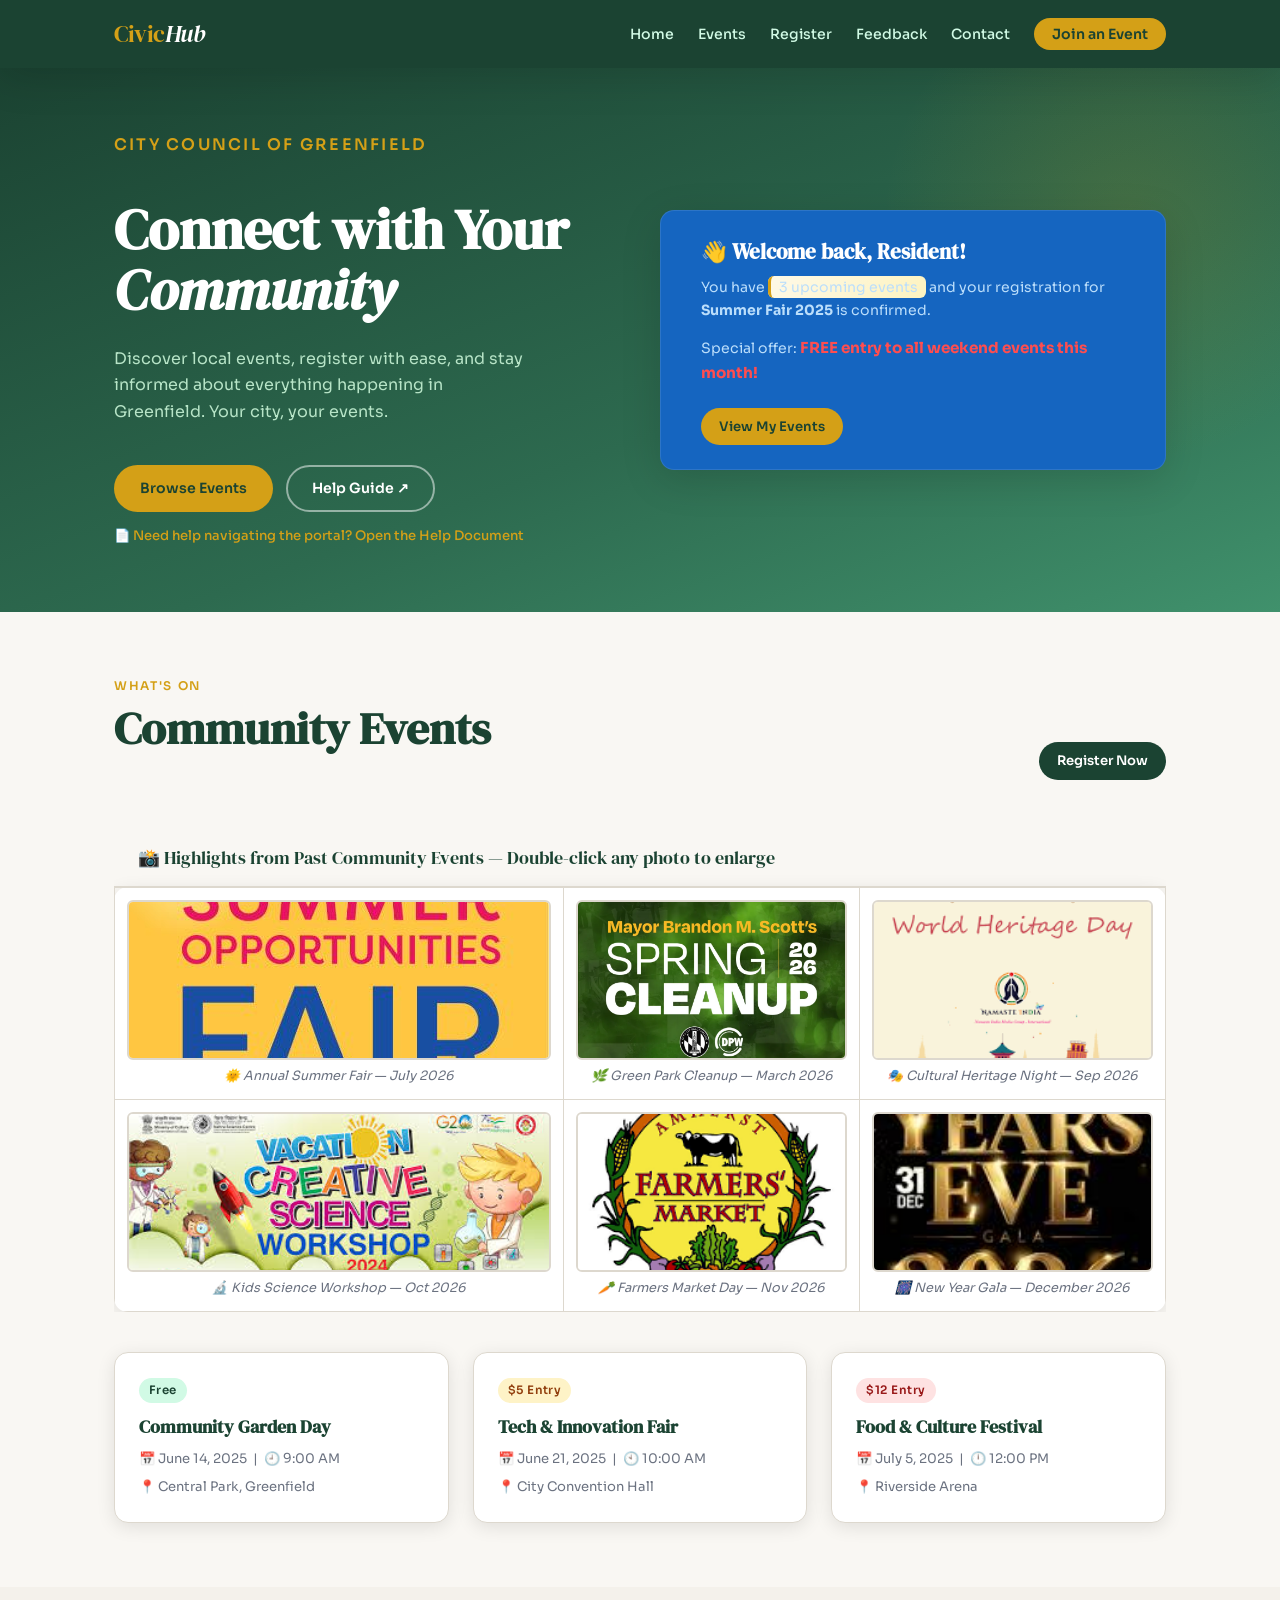
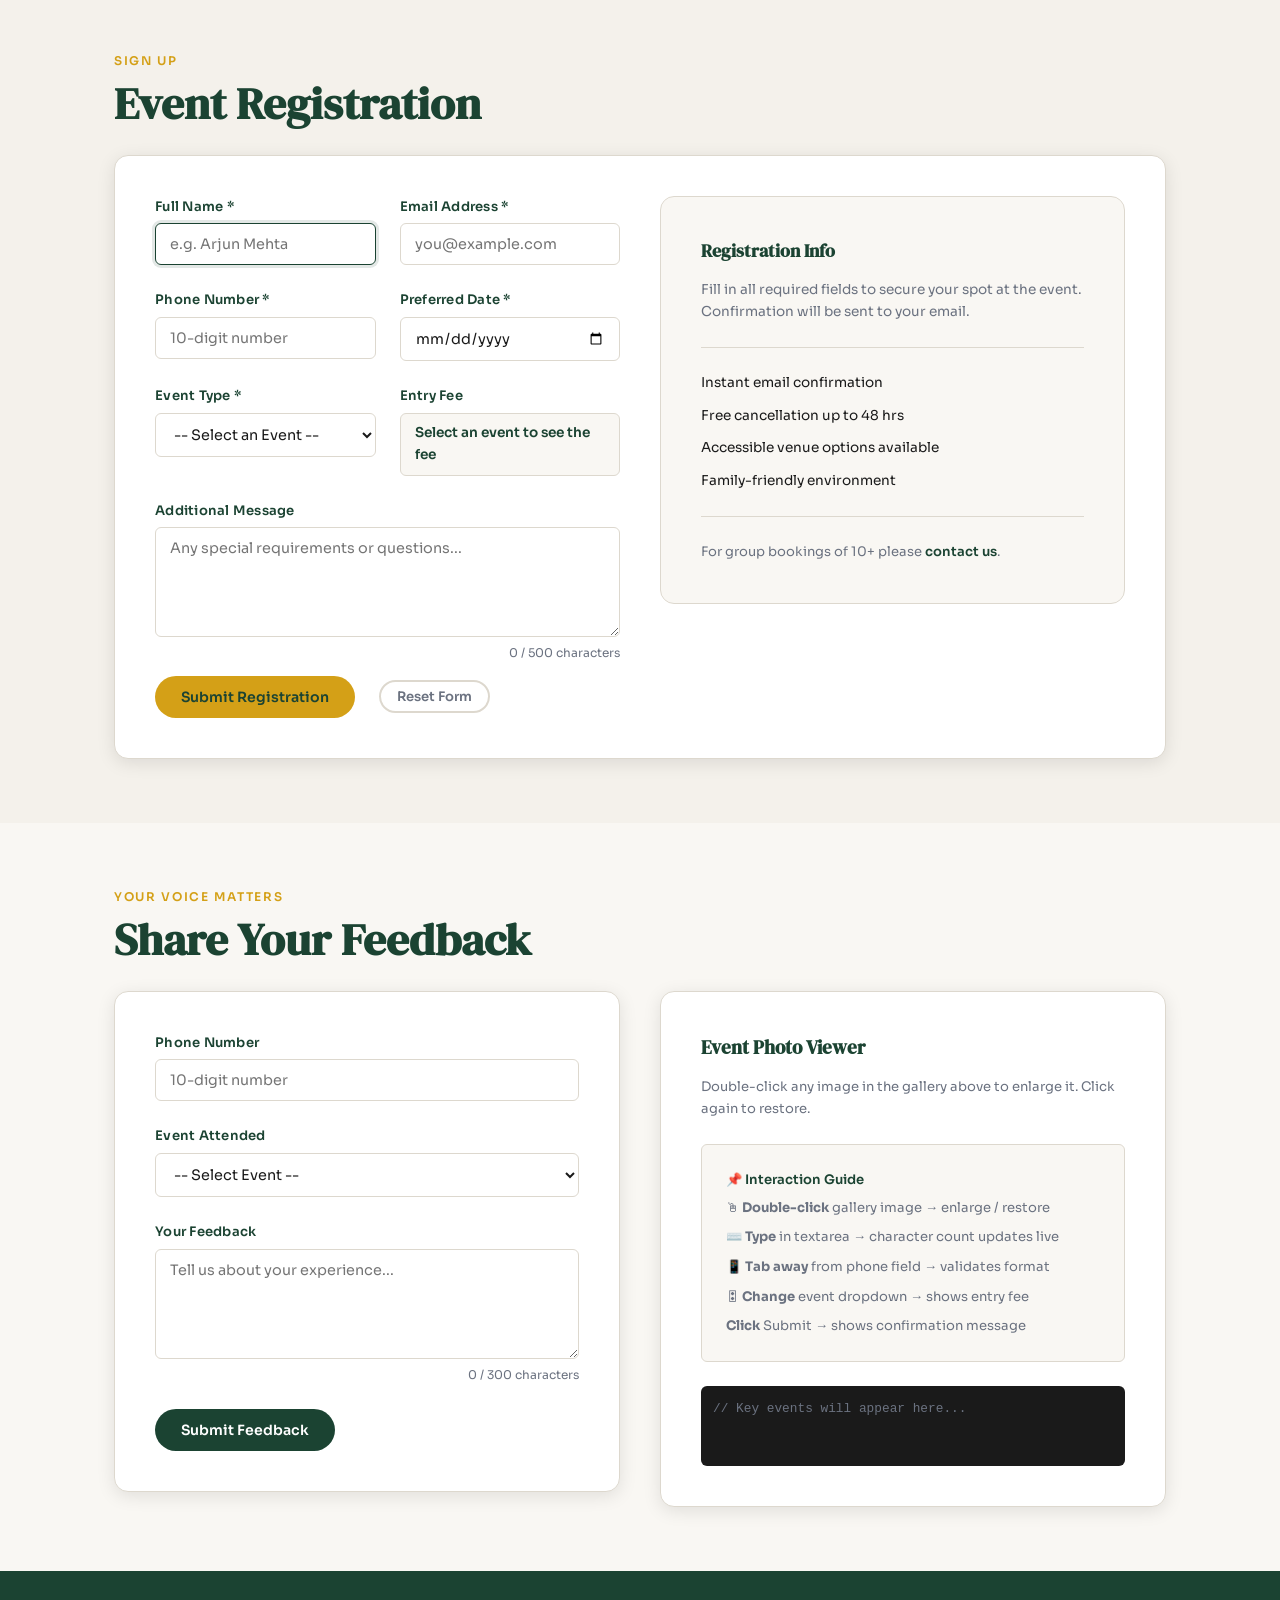
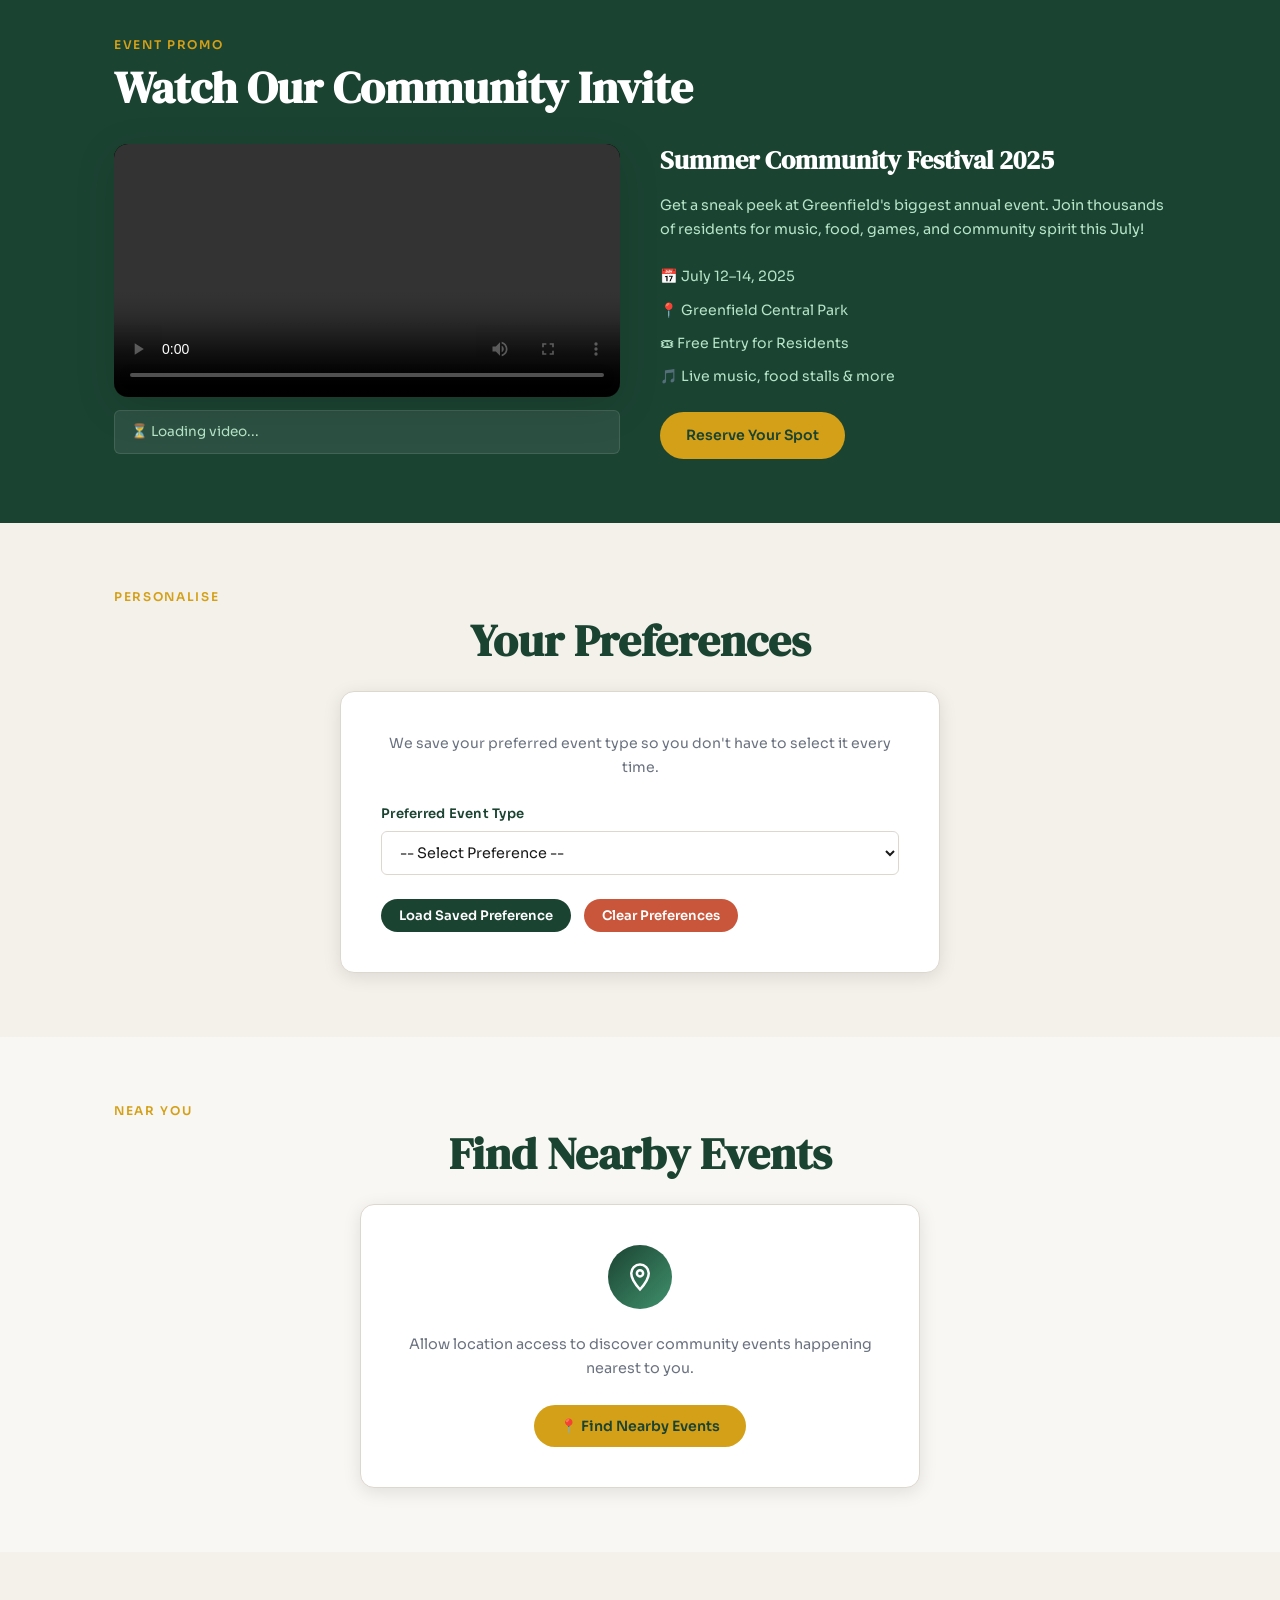
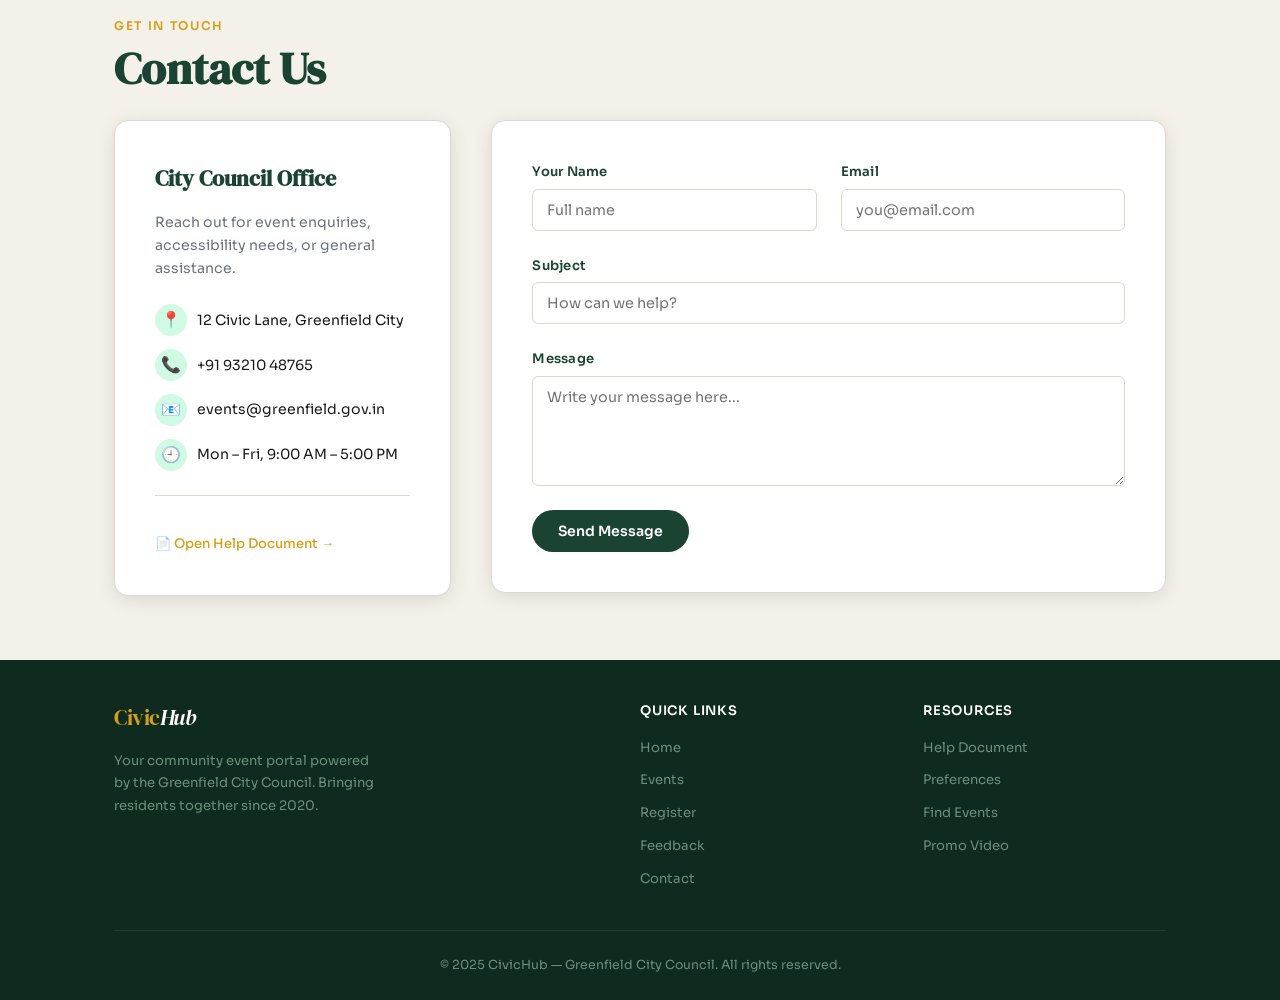
<file: HTML/index.html>
<!DOCTYPE html>
<html lang="en">
<head>
  <meta charset="UTF-8">
  <meta name="viewport" content="width=device-width, initial-scale=1.0">
  <title>CivicHub — Community Event Portal</title>
  <link href="https://fonts.googleapis.com/css2?family=Sora:wght@300;400;500;600;700&family=DM+Serif+Display:ital@0;1&display=swap" rel="stylesheet">
  <style>
    
    *, *::before, *::after {
      box-sizing: border-box;
      margin: 0;
      padding: 0;
    }

    :root {
      --clr-bg:        #f4f1eb;
      --clr-surface:   #ffffff;
      --clr-primary:   #1b4332;
      --clr-accent:    #d4a017;
      --clr-coral:     #c9553a;
      --clr-muted:     #6b7280;
      --clr-border:    #ddd8ce;
      --clr-text:      #1a1a1a;
      --clr-light:     #f9f7f3;

      --radius-sm:  6px;
      --radius-md: 14px;
      --radius-lg: 22px;

      --shadow-sm: 0 1px 4px rgba(0,0,0,.07);
      --shadow-md: 0 4px 18px rgba(0,0,0,.10);
      --shadow-lg: 0 10px 40px rgba(0,0,0,.13);

      --font-body:    'Sora', sans-serif;
      --font-display: 'DM Serif Display', serif;

      --space-xs:  .4rem;
      --space-sm:  .8rem;
      --space-md:  1.5rem;
      --space-lg:  2.5rem;
      --space-xl:  4rem;
    }

    html { scroll-behavior: smooth; }

    body {
      font-family: var(--font-body);
      background: var(--clr-bg);
      color: var(--clr-text);
      line-height: 1.65;
      font-size: 15px;
    }

    img { display: block; max-width: 100%; }
    a   { color: inherit; text-decoration: none; }

    .section-label {
      font-size: .75rem;
      font-weight: 600;
      letter-spacing: .14em;
      text-transform: uppercase;
      color: var(--clr-accent);
      margin-bottom: var(--space-xs);
    }

    .section-title {
      font-family: var(--font-display);
      font-size: clamp(1.8rem, 4vw, 2.8rem);
      color: var(--clr-primary);
      line-height: 1.2;
      margin-bottom: var(--space-md);
    }

    .container {
      max-width: 1100px;
      margin: 0 auto;
      padding: 0 var(--space-md);
    }

    section {
      padding: var(--space-xl) 0;
    }

    .card {
      background: var(--clr-surface);
      border-radius: var(--radius-md);
      box-shadow: var(--shadow-md);
      border: 1px solid var(--clr-border);
    }

    .highlight {
      background: linear-gradient(120deg, #fef9e7 0%, #fdf3c0 100%);
      border-left: 3px solid var(--clr-accent);
      border-radius: var(--radius-sm);
      padding: 2px 8px;
    }

    header {
      position: sticky;
      top: 0;
      z-index: 100;
      background: var(--clr-primary);
      box-shadow: var(--shadow-lg);
    }

    header .container {
      display: flex;
      align-items: center;
      justify-content: space-between;
      padding-top: .9rem;
      padding-bottom: .9rem;
    }

    .logo {
      font-family: var(--font-display);
      font-size: 1.5rem;
      color: var(--clr-accent);
      letter-spacing: -.02em;
    }

    .logo span {
      color: #fff;
      font-style: italic;
    }

    nav ul {
      list-style: none;
      display: flex;
      gap: var(--space-md);
      align-items: center;
    }

    nav ul li a {
      color: #d1fae5;
      font-size: .88rem;
      font-weight: 500;
      transition: color .2s;
      padding: 4px 0;
    }

    nav ul li a:hover {
      color: var(--clr-accent);
    }

    nav ul li a.nav-cta {
      background: var(--clr-accent);
      color: var(--clr-primary);
      padding: 7px 18px;
      border-radius: 50px;
      font-weight: 600;
    }

    nav ul li a.nav-cta:hover {
      background: #e6b820;
      color: var(--clr-primary);
    }

    #home {
      background: linear-gradient(160deg, var(--clr-primary) 0%, #2d6a4f 60%, #40916c 100%);
      color: #fff;
      padding: var(--space-xl) 0;
      overflow: hidden;
      position: relative;
    }

    #home::before {
      content: '';
      position: absolute;
      width: 500px;
      height: 500px;
      background: radial-gradient(circle, rgba(212,160,23,.15) 0%, transparent 70%);
      top: -100px;
      right: -100px;
      border-radius: 50%;
    }

    #home .container {
      display: grid;
      grid-template-columns: 1fr 1fr;
      gap: var(--space-lg);
      align-items: center;
    }

    .hero-text .section-label { color: var(--clr-accent); }

    .hero-text h1 {
      font-family: var(--font-display);
      font-size: clamp(2.2rem, 5vw, 3.5rem);
      line-height: 1.1;
      margin-bottom: var(--space-md);
    }

    .hero-text p {
      color: #b7e4c7;
      font-size: 1rem;
      max-width: 420px;
      margin-bottom: var(--space-lg);
    }

    .hero-actions {
      display: flex;
      gap: var(--space-sm);
      flex-wrap: wrap;
    }

    #welcomeBanner {
      background: #1565c0;
      border-radius: var(--radius-md);
      padding: var(--space-md) var(--space-lg);
      color: #fff;
      box-shadow: var(--shadow-lg);
      border: 1px solid rgba(255,255,255,.1);
    }

    #welcomeBanner h3 {
      font-family: var(--font-display);
      font-size: 1.3rem;
      margin-bottom: var(--space-xs);
    }

    #welcomeBanner p {
      font-size: .88rem;
      color: #bbdefb;
      margin-bottom: var(--space-sm);
    }

    .btn {
      display: inline-block;
      padding: 10px 24px;
      border-radius: 50px;
      font-family: var(--font-body);
      font-weight: 600;
      font-size: .88rem;
      cursor: pointer;
      border: 2px solid transparent;
      transition: all .2s;
      text-align: center;
    }

    .btn-primary {
      background: var(--clr-accent);
      color: var(--clr-primary);
    }
    .btn-primary:hover { background: #e6b820; transform: translateY(-1px); }

    .btn-outline {
      background: transparent;
      border-color: rgba(255,255,255,.5);
      color: #fff;
    }
    .btn-outline:hover { background: rgba(255,255,255,.1); }

    .btn-green {
      background: var(--clr-primary);
      color: #fff;
    }
    .btn-green:hover { background: #2d6a4f; }

    .btn-coral {
      background: var(--clr-coral);
      color: #fff;
    }
    .btn-coral:hover { background: #b84430; }

    .btn-sm {
      padding: 6px 16px;
      font-size: .82rem;
    }

    #events { background: var(--clr-light); }

    #events .section-header {
      display: flex;
      align-items: flex-end;
      justify-content: space-between;
      margin-bottom: var(--space-lg);
      flex-wrap: wrap;
      gap: var(--space-sm);
    }

    .gallery-wrapper {
      overflow-x: auto;
      margin-bottom: var(--space-lg);
    }

    table.gallery-table {
      width: 100%;
      border-collapse: collapse;
      background: var(--clr-surface);
      border-radius: var(--radius-md);
      overflow: hidden;
      box-shadow: var(--shadow-md);
    }

    table.gallery-table caption {
      font-family: var(--font-display);
      font-size: 1.1rem;
      color: var(--clr-primary);
      padding: var(--space-md) var(--space-md) var(--space-sm);
      text-align: left;
      border-bottom: 1px solid var(--clr-border);
    }

    table.gallery-table td {
      padding: 12px;
      border: 1px solid var(--clr-border);
      vertical-align: top;
      text-align: center;
    }

    table.gallery-table .event-caption {
      font-size: .8rem;
      color: var(--clr-muted);
      margin-top: 6px;
      font-style: italic;
    }

    img.gallery-img {
      width: 100%;
      height: 160px;
      object-fit: cover;
      border-radius: var(--radius-sm);
      border: 2px solid var(--clr-border);
      cursor: pointer;
      transition: transform .25s, box-shadow .25s;
    }

    img.gallery-img:hover {
      transform: scale(1.03);
      box-shadow: var(--shadow-lg);
    }

    img.gallery-img.enlarged {
      transform: scale(1.6);
      box-shadow: 0 20px 60px rgba(0,0,0,.3);
      position: relative;
      z-index: 10;
    }

    #register { background: var(--clr-bg); }

    .form-grid {
      display: grid;
      grid-template-columns: 1fr 1fr;
      gap: var(--space-md);
    }

    .form-group {
      display: flex;
      flex-direction: column;
      gap: 6px;
    }

    .form-group.full-width {
      grid-column: 1 / -1;
    }

    .form-group label {
      font-size: .82rem;
      font-weight: 600;
      color: var(--clr-primary);
      letter-spacing: .02em;
    }

    .form-group input,
    .form-group select,
    .form-group textarea {
      padding: 11px 14px;
      border: 1.5px solid var(--clr-border);
      border-radius: var(--radius-sm);
      font-family: var(--font-body);
      font-size: .9rem;
      color: var(--clr-text);
      background: var(--clr-surface);
      transition: border-color .2s, box-shadow .2s;
      width: 100%;
    }

    .form-group input:focus,
    .form-group select:focus,
    .form-group textarea:focus {
      outline: none;
      border-color: var(--clr-primary);
      box-shadow: 0 0 0 3px rgba(27,67,50,.12);
    }

    .form-group textarea {
      resize: vertical;
      min-height: 110px;
    }

    .char-counter {
      font-size: .75rem;
      color: var(--clr-muted);
      text-align: right;
    }

    .form-row-actions {
      display: flex;
      align-items: center;
      gap: var(--space-md);
      flex-wrap: wrap;
      margin-top: var(--space-sm);
    }

    output#confirmOutput {
      display: block;
      background: #d1fae5;
      border: 1.5px solid #6ee7b7;
      border-radius: var(--radius-sm);
      padding: 10px 16px;
      font-size: .88rem;
      color: var(--clr-primary);
      font-weight: 500;
      margin-top: var(--space-md);
      display: none;
    }

    .phone-error {
      font-size: .78rem;
      color: var(--clr-coral);
      display: none;
      margin-top: 3px;
    }

    .event-fee-display {
      background: var(--clr-light);
      border: 1px solid var(--clr-border);
      border-radius: var(--radius-sm);
      padding: 8px 14px;
      font-size: .85rem;
      color: var(--clr-primary);
      font-weight: 600;
      min-height: 38px;
      display: flex;
      align-items: center;
    }

    #feedback { background: var(--clr-light); }

    .feedback-grid {
      display: grid;
      grid-template-columns: 1fr 1fr;
      gap: var(--space-lg);
      align-items: start;
    }

    .feedback-card {
      padding: var(--space-lg);
    }

    #video-section { background: var(--clr-primary); color: #fff; }
    #video-section .section-label { color: var(--clr-accent); }
    #video-section .section-title { color: #fff; }

    .video-wrapper {
      display: grid;
      grid-template-columns: 1fr 1fr;
      gap: var(--space-lg);
      align-items: center;
    }

    .video-box {
      border-radius: var(--radius-md);
      overflow: hidden;
      box-shadow: var(--shadow-lg);
      background: #000;
      position: relative;
    }

    video {
      width: 100%;
      display: block;
      border-radius: var(--radius-md);
    }

    #videoStatus {
      margin-top: var(--space-sm);
      padding: 10px 16px;
      background: rgba(255,255,255,.08);
      border-radius: var(--radius-sm);
      font-size: .85rem;
      color: #b7e4c7;
      border: 1px solid rgba(255,255,255,.1);
      min-height: 42px;
    }

    .video-info {
      color: #b7e4c7;
    }

    .video-info h3 {
      font-family: var(--font-display);
      font-size: 1.6rem;
      color: #fff;
      margin-bottom: var(--space-sm);
    }

    #preferences { background: var(--clr-bg); }

    .prefs-card {
      padding: var(--space-lg);
      max-width: 600px;
      margin: 0 auto;
    }

    .prefs-card .form-group {
      margin-bottom: var(--space-md);
    }

    #prefStatus {
      font-size: .85rem;
      color: var(--clr-primary);
      background: #d1fae5;
      border: 1px solid #6ee7b7;
      border-radius: var(--radius-sm);
      padding: 8px 14px;
      display: none;
      margin-top: var(--space-sm);
    }

    #location { background: var(--clr-light); }

    .geo-card {
      padding: var(--space-lg);
      text-align: center;
      max-width: 560px;
      margin: 0 auto;
    }

    .geo-icon {
      width: 64px;
      height: 64px;
      background: linear-gradient(135deg, var(--clr-primary), #40916c);
      border-radius: 50%;
      display: flex;
      align-items: center;
      justify-content: center;
      margin: 0 auto var(--space-md);
    }

    .geo-icon svg {
      width: 30px;
      height: 30px;
      fill: none;
      stroke: #fff;
      stroke-width: 2;
      stroke-linecap: round;
    }

    #geoResult {
      margin-top: var(--space-md);
      padding: var(--space-md);
      border-radius: var(--radius-sm);
      font-size: .9rem;
      font-weight: 500;
      display: none;
    }

    #geoResult.success {
      background: #d1fae5;
      border: 1px solid #6ee7b7;
      color: var(--clr-primary);
    }

    #geoResult.error {
      background: #fee2e2;
      border: 1px solid #fca5a5;
      color: #991b1b;
    }

    #contact { background: var(--clr-bg); }

    .contact-grid {
      display: grid;
      grid-template-columns: 1fr 2fr;
      gap: var(--space-lg);
      align-items: start;
    }

    .contact-info {
      padding: var(--space-lg);
    }

    .contact-info h3 {
      font-family: var(--font-display);
      font-size: 1.4rem;
      color: var(--clr-primary);
      margin-bottom: var(--space-sm);
    }

    .contact-info p {
      color: var(--clr-muted);
      font-size: .88rem;
      margin-bottom: var(--space-md);
    }

    .contact-detail {
      display: flex;
      align-items: center;
      gap: 10px;
      font-size: .88rem;
      margin-bottom: var(--space-sm);
      color: var(--clr-text);
    }

    .contact-detail .icon {
      width: 32px;
      height: 32px;
      background: #d1fae5;
      border-radius: 50%;
      display: flex;
      align-items: center;
      justify-content: center;
      flex-shrink: 0;
      font-size: 1rem;
    }

    .contact-form-card { padding: var(--space-lg); }

    footer {
      background: #0f2b1f;
      color: #6b8f7b;
      padding: var(--space-lg) 0 var(--space-md);
    }

    .footer-grid {
      display: grid;
      grid-template-columns: 2fr 1fr 1fr;
      gap: var(--space-lg);
      margin-bottom: var(--space-lg);
    }

    .footer-brand .logo {
      font-size: 1.4rem;
      margin-bottom: var(--space-sm);
    }

    .footer-brand p {
      font-size: .82rem;
      line-height: 1.7;
      max-width: 260px;
    }

    .footer-col h4 {
      color: #fff;
      font-size: .82rem;
      font-weight: 600;
      letter-spacing: .06em;
      text-transform: uppercase;
      margin-bottom: var(--space-sm);
    }

    .footer-col ul {
      list-style: none;
      display: flex;
      flex-direction: column;
      gap: 8px;
    }

    .footer-col ul li a {
      font-size: .82rem;
      transition: color .2s;
    }
    .footer-col ul li a:hover { color: var(--clr-accent); }

    .footer-bottom {
      border-top: 1px solid #1b3d2a;
      padding-top: var(--space-md);
      display: flex;
      justify-content: center;
      align-items: center;
      font-size: .78rem;
      flex-wrap: wrap;
      gap: var(--space-sm);
    }

    .help-link {
      display: inline-flex;
      align-items: center;
      gap: 6px;
      font-size: .82rem;
      color: var(--clr-accent);
      font-weight: 500;
      margin-top: var(--space-sm);
      transition: color .2s;
    }
    .help-link:hover { color: #e6b820; }

    @media (max-width: 768px) {
      #home .container,
      .feedback-grid,
      .video-wrapper,
      .contact-grid,
      .footer-grid { grid-template-columns: 1fr; }

      .form-grid { grid-template-columns: 1fr; }
      .form-group.full-width { grid-column: 1; }

      nav ul {
        gap: var(--space-sm);
      }

      nav ul li a.nav-cta { display: none; }

      .hero-text h1 { font-size: 2rem; }
    }

    @keyframes fadeUp {
      from { opacity: 0; transform: translateY(24px); }
      to   { opacity: 1; transform: translateY(0); }
    }

    .animate-up { animation: fadeUp .6s ease forwards; }
    .delay-1    { animation-delay: .1s; opacity: 0; }
    .delay-2    { animation-delay: .22s; opacity: 0; }
    .delay-3    { animation-delay: .34s; opacity: 0; }

    .divider {
      height: 1px;
      background: var(--clr-border);
      margin: var(--space-md) 0;
    }

    .tag {
      display: inline-block;
      padding: 3px 10px;
      border-radius: 50px;
      font-size: .73rem;
      font-weight: 600;
      letter-spacing: .04em;
    }

    .tag-green { background: #d1fae5; color: var(--clr-primary); }
    .tag-gold  { background: #fef3c7; color: #92400e; }
    .tag-coral { background: #fee2e2; color: #991b1b; }

    .spinner {
      display: inline-block;
      width: 18px;
      height: 18px;
      border: 2px solid var(--clr-border);
      border-top-color: var(--clr-primary);
      border-radius: 50%;
      animation: spin .7s linear infinite;
      vertical-align: middle;
      margin-right: 8px;
    }

    @keyframes spin { to { transform: rotate(360deg); } }
  </style>
</head>
<body>

  <header>
    <div class="container">
      <div class="logo">Civic<span>Hub</span></div>
      <nav>
        <ul>
          <li><a href="#home">Home</a></li>
          <li><a href="#events">Events</a></li>
          <li><a href="#register">Register</a></li>
          <li><a href="#feedback">Feedback</a></li>
          <li><a href="#contact">Contact</a></li>
          <li><a href="#register" class="nav-cta">Join an Event</a></li>
        </ul>
      </nav>
    </div>
  </header>

  <main>

    <section id="home">
      <div class="container">
        
        <div class="hero-text animate-up">
          <p class="section-label">City Council of Greenfield</p>
          <h1>Connect with Your <em>Community</em></h1>
          <p>
            Discover local events, register with ease, and stay informed
            about everything happening in Greenfield. Your city, your events.
          </p>
          <div class="hero-actions">
            <a href="#events" class="btn btn-primary">Browse Events</a>
            <a href="help.html" target="_blank" class="btn btn-outline">Help Guide ↗</a>
          </div>
          
          <a href="help.html" target="_blank" class="help-link">
            📄 Need help navigating the portal? Open the Help Document
          </a>
        </div>

        <div id="welcomeBanner" class="animate-up delay-2">
          <h3>👋 Welcome back, Resident!</h3>
          <p>
            You have <span class="highlight">3 upcoming events</span> and your registration for
            <strong>Summer Fair 2025</strong> is confirmed.
          </p>
          
          <p>
            Special offer:
            <span style="color: #ff4d4f; font-weight: 700; font-size: .95rem;">
              FREE entry to all weekend events this month!
            </span>
          </p>
          <a href="#events" class="btn btn-primary btn-sm" style="margin-top: .6rem;">
            View My Events
          </a>
        </div>
      </div>
    </section>

    <section id="events">
      <div class="container">
        <div class="section-header">
          <div>
            <p class="section-label">What's On</p>
            <h2 class="section-title">Community Events</h2>
          </div>
          <a href="#register" class="btn btn-green btn-sm">Register Now</a>
        </div>

        <div class="gallery-wrapper">
          <table class="gallery-table">
            <caption>📸 Highlights from Past Community Events — Double-click any photo to enlarge</caption>
            <tbody>
              
              <tr>
                <td>
                  <img
                    src="images/event1.jpg"
                    alt="Annual Summer Fair 2026"
                    title="Annual Summer Fair — July 2026"
                    class="gallery-img"
                    ondblclick="toggleEnlarge(this)"
                  >
                  <p class="event-caption">🌞 Annual Summer Fair — July 2026</p>
                </td>
                <td>
                  <img
                    src="images/event2.jpg"
                    alt="Green Park Cleanup Drive"
                    title="Green Park Cleanup — March 2026"
                    class="gallery-img"
                    ondblclick="toggleEnlarge(this)"
                  >
                  <p class="event-caption">🌿 Green Park Cleanup — March 2026</p>
                </td>
                <td>
                  <img
                    src="images/event3.jpg"
                    alt="Cultural Heritage Night"
                    title="Cultural Heritage Night — September 2026"
                    class="gallery-img"
                    ondblclick="toggleEnlarge(this)"
                  >
                  <p class="event-caption">🎭 Cultural Heritage Night — Sep 2026</p>
                </td>
              </tr>
              
              <tr>
                <td>
                  <img
                    src="images/event4.jpg"
                    alt="Kids Science Workshop"
                    title="Kids Science Workshop — October 2026"
                    class="gallery-img"
                    ondblclick="toggleEnlarge(this)"
                  >
                  <p class="event-caption">🔬 Kids Science Workshop — Oct 2026</p>
                </td>
                <td>
                  <img
                    src="images/event5.jpg"
                    alt="Farmers Market Day"
                    title="Farmers Market Day — November 2026"
                    class="gallery-img"
                    ondblclick="toggleEnlarge(this)"
                  >
                  <p class="event-caption">🥕 Farmers Market Day — Nov 2026</p>
                </td>
                <td>
                  <img
                    src="images/event6.jpg"
                    alt="New Year Community Gala"
                    title="New Year Community Gala — December 2026"
                    class="gallery-img"
                    ondblclick="toggleEnlarge(this)"
                  >
                  <p class="event-caption">🎆 New Year Gala — December 2026 </p>
                </td>
              </tr>
            </tbody>
          </table>
        </div>

        <div style="display: grid; grid-template-columns: repeat(auto-fit, minmax(260px, 1fr)); gap: var(--space-md); margin-top: var(--space-lg);">
          <div class="card" style="padding: var(--space-md);">
            <span class="tag tag-green" style="margin-bottom: .6rem;">Free</span>
            <h3 style="font-family: var(--font-display); font-size: 1.1rem; color: var(--clr-primary); margin-bottom: .4rem;">Community Garden Day</h3>
            <p style="font-size: .82rem; color: var(--clr-muted);">📅 June 14, 2025 &nbsp;|&nbsp; 🕘 9:00 AM</p>
            <p style="font-size: .82rem; color: var(--clr-muted); margin-top: .4rem;">📍 Central Park, Greenfield</p>
          </div>
          <div class="card" style="padding: var(--space-md);">
            <span class="tag tag-gold" style="margin-bottom: .6rem;">$5 Entry</span>
            <h3 style="font-family: var(--font-display); font-size: 1.1rem; color: var(--clr-primary); margin-bottom: .4rem;">Tech & Innovation Fair</h3>
            <p style="font-size: .82rem; color: var(--clr-muted);">📅 June 21, 2025 &nbsp;|&nbsp; 🕙 10:00 AM</p>
            <p style="font-size: .82rem; color: var(--clr-muted); margin-top: .4rem;">📍 City Convention Hall</p>
          </div>
          <div class="card" style="padding: var(--space-md);">
            <span class="tag tag-coral" style="margin-bottom: .6rem;">$12 Entry</span>
            <h3 style="font-family: var(--font-display); font-size: 1.1rem; color: var(--clr-primary); margin-bottom: .4rem;">Food & Culture Festival</h3>
            <p style="font-size: .82rem; color: var(--clr-muted);">📅 July 5, 2025 &nbsp;|&nbsp; 🕛 12:00 PM</p>
            <p style="font-size: .82rem; color: var(--clr-muted); margin-top: .4rem;">📍 Riverside Arena</p>
          </div>
        </div>
      </div>
    </section>

    <section id="register">
      <div class="container">
        <p class="section-label">Sign Up</p>
        <h2 class="section-title">Event Registration</h2>

        <div class="card" style="padding: var(--space-lg);">
          
          <div style="display: grid; grid-template-columns: 1fr 1fr; gap: var(--space-lg);">

            <div>
              <div class="form-grid">
                
                <div class="form-group">
                  <label for="regName">Full Name *</label>
                  <input
                    type="text"
                    id="regName"
                    name="name"
                    placeholder="e.g. Arjun Mehta"
                    required
                    autofocus
                  >
                </div>

                <div class="form-group">
                  <label for="regEmail">Email Address *</label>
                  <input
                    type="email"
                    id="regEmail"
                    name="email"
                    placeholder="you@example.com"
                    required
                  >
                </div>

                <div class="form-group">
                  <label for="regPhone">Phone Number *</label>
                  <input
                    type="tel"
                    id="regPhone"
                    name="phone"
                    placeholder="10-digit number"
                    required
                    onblur="validatePhone(this)"
                  >
                  <span class="phone-error" id="phoneError">
                    ⚠ Please enter a valid 10-digit phone number.
                  </span>
                </div>

                <div class="form-group">
                  <label for="regDate">Preferred Date *</label>
                  <input
                    type="date"
                    id="regDate"
                    name="date"
                    required
                  >
                </div>

                <div class="form-group">
                  <label for="regEvent">Event Type *</label>
                  <select
                    id="regEvent"
                    name="event"
                    required
                    onchange="showEventFee(this.value)"
                  >
                    <option value="">-- Select an Event --</option>
                    <option value="community_garden">Community Garden Day (Free)</option>
                    <option value="tech_fair">Tech &amp; Innovation Fair ($5)</option>
                    <option value="food_festival">Food &amp; Culture Festival ($12)</option>
                    <option value="heritage_night">Heritage Night ($8)</option>
                    <option value="kids_workshop">Kids Workshop (Free)</option>
                  </select>
                </div>

                <div class="form-group">
                  <label>Entry Fee</label>
                  <div class="event-fee-display" id="eventFeeDisplay">
                    Select an event to see the fee
                  </div>
                </div>

                <div class="form-group full-width">
                  <label for="regMessage">Additional Message</label>
                  <textarea
                    id="regMessage"
                    name="message"
                    placeholder="Any special requirements or questions..."
                    onkeyup="countChars(this)"
                  ></textarea>
                  <span class="char-counter" id="charCounter">0 / 500 characters</span>
                </div>
              </div>

              <div class="form-row-actions">
                
                <button
                  type="button"
                  class="btn btn-primary"
                  onclick="submitRegistration()"
                >
                  Submit Registration
                </button>
                <button
                  type="button"
                  class="btn btn-outline btn-sm"
                  style="border-color: var(--clr-border); color: var(--clr-muted);"
                  onclick="resetRegistrationForm()"
                >
                  Reset Form
                </button>
              </div>

              <output id="confirmOutput" for="regName regEmail regDate regEvent"></output>
            </div>

            <div>
              <div style="background: var(--clr-light); border-radius: var(--radius-md); padding: var(--space-lg); border: 1px solid var(--clr-border);">
                <h3 style="font-family: var(--font-display); color: var(--clr-primary); margin-bottom: var(--space-sm);">Registration Info</h3>
                <p style="font-size: .85rem; color: var(--clr-muted); margin-bottom: var(--space-md);">Fill in all required fields to secure your spot at the event. Confirmation will be sent to your email.</p>
                <div class="divider"></div>
                <ul style="list-style: none; display: flex; flex-direction: column; gap: 10px; font-size: .85rem;">
                  <li>Instant email confirmation</li>
                  <li>Free cancellation up to 48 hrs</li>
                  <li>Accessible venue options available</li>
                  <li>Family-friendly environment</li>
                </ul>
                <div class="divider"></div>
                <p style="font-size: .82rem; color: var(--clr-muted);">
                  For group bookings of 10+ please
                  <a href="#contact" style="color: var(--clr-primary); font-weight: 600;">contact us</a>.
                </p>
              </div>
            </div>

          </div>
        </div>
      </div>
    </section>

    <section id="feedback">
      <div class="container">
        <p class="section-label">Your Voice Matters</p>
        <h2 class="section-title">Share Your Feedback</h2>

        <div class="feedback-grid">
          
          <div class="card feedback-card">
            <div class="form-group" style="margin-bottom: var(--space-md);">
              <label for="fbPhone">Phone Number</label>
              <input
                type="tel"
                id="fbPhone"
                placeholder="10-digit number"
                onblur="validateFeedbackPhone(this)"
              >
              <span class="phone-error" id="fbPhoneError">
                ⚠ Please enter a valid 10-digit phone number.
              </span>
            </div>

            <div class="form-group" style="margin-bottom: var(--space-md);">
              <label for="fbEvent">Event Attended</label>
              <select id="fbEvent" onchange="showFeedbackFee(this.value)">
                <option value="">-- Select Event --</option>
                <option value="community_garden">Community Garden Day</option>
                <option value="tech_fair">Tech &amp; Innovation Fair</option>
                <option value="food_festival">Food &amp; Culture Festival</option>
                <option value="heritage_night">Heritage Night</option>
                <option value="kids_workshop">Kids Workshop</option>
              </select>
              <div id="fbFeeInfo" style="margin-top: 8px; font-size: .82rem; color: var(--clr-muted); display: none;"></div>
            </div>

            <div class="form-group" style="margin-bottom: var(--space-md);">
              <label for="fbText">Your Feedback</label>
              <textarea
                id="fbText"
                placeholder="Tell us about your experience..."
                onkeyup="countFbChars(this)"
              ></textarea>
              <span class="char-counter" id="fbCharCounter">0 / 300 characters</span>
            </div>

            <button
              type="button"
              class="btn btn-green"
              onclick="submitFeedback()"
            >
              Submit Feedback
            </button>

            <output id="fbOutput" for="fbPhone fbEvent fbText" style="display:none; margin-top: var(--space-md); padding: 10px 16px; background: #d1fae5; border: 1px solid #6ee7b7; border-radius: var(--radius-sm); font-size: .88rem; color: var(--clr-primary); font-weight: 500;"></output>
          </div>

          <div class="card feedback-card">
            <h3 style="font-family: var(--font-display); font-size: 1.2rem; color: var(--clr-primary); margin-bottom: var(--space-sm);">
              Event Photo Viewer
            </h3>
            <p style="font-size: .82rem; color: var(--clr-muted); margin-bottom: var(--space-md);">
              Double-click any image in the gallery above to enlarge it. Click again to restore.
            </p>
            <div style="background: var(--clr-light); border-radius: var(--radius-sm); padding: var(--space-md); border: 1px solid var(--clr-border);">
              <p style="font-size: .82rem; font-weight: 600; color: var(--clr-primary); margin-bottom: .4rem;">
                📌 Interaction Guide
              </p>
              <ul style="list-style: none; font-size: .82rem; color: var(--clr-muted); display: flex; flex-direction: column; gap: 8px;">
                <li>🖱 <strong>Double-click</strong> gallery image → enlarge / restore</li>
                <li>⌨️ <strong>Type</strong> in textarea → character count updates live</li>
                <li>📱 <strong>Tab away</strong> from phone field → validates format</li>
                <li>🎛 <strong>Change</strong> event dropdown → shows entry fee</li>
                <li> <strong>Click</strong> Submit → shows confirmation message</li>
              </ul>
            </div>
            <div id="keyEventLog" style="margin-top: var(--space-md); background: #1a1a1a; border-radius: var(--radius-sm); padding: 12px; font-family: monospace; font-size: .8rem; color: #4ade80; min-height: 80px; max-height: 120px; overflow-y: auto;">
              <span style="color: #6b7280;">// Key events will appear here...</span>
            </div>
          </div>
        </div>
      </div>
    </section>

    <section id="video-section">
      <div class="container">
        <p class="section-label">Event Promo</p>
        <h2 class="section-title">Watch Our Community Invite</h2>

        <div class="video-wrapper">
          <div>
            <div class="video-box">
              
              <video
                id="promoVideo"
                controls
                oncanplay="onVideoReady()"
                onplay="console.log('Video started playing')"
                onpause="console.log('Video paused')"
              >
                <source src="videos/community_promo.mp4" type="video/mp4">
                Your browser does not support the HTML5 video element.
              </video>
            </div>
            <div id="videoStatus">⏳ Loading video...</div>
          </div>

          <div class="video-info">
            <h3>Summer Community Festival 2025</h3>
            <p style="margin-bottom: var(--space-md); font-size: .9rem;">
              Get a sneak peek at Greenfield's biggest annual event. Join thousands of
              residents for music, food, games, and community spirit this July!
            </p>
            <ul style="list-style: none; display: flex; flex-direction: column; gap: 10px; font-size: .88rem;">
              <li>📅 July 12–14, 2025</li>
              <li>📍 Greenfield Central Park</li>
              <li>🎟 Free Entry for Residents</li>
              <li>🎵 Live music, food stalls & more</li>
            </ul>
            <a href="#register" class="btn btn-primary" style="margin-top: var(--space-md);">
              Reserve Your Spot
            </a>
          </div>
        </div>
      </div>
    </section>

    <section id="preferences">
      <div class="container">
        <p class="section-label">Personalise</p>
        <h2 class="section-title" style="text-align: center;">Your Preferences</h2>

        <div class="card prefs-card">
          <p style="font-size: .88rem; color: var(--clr-muted); margin-bottom: var(--space-md); text-align: center;">
            We save your preferred event type so you don't have to select it every time.
          </p>

          <div class="form-group">
            <label for="prefEvent">Preferred Event Type</label>
            <select id="prefEvent" onchange="savePreference(this.value)">
              <option value="">-- Select Preference --</option>
              <option value="community_garden">Community Garden Events</option>
              <option value="tech_fair">Tech & Innovation Events</option>
              <option value="food_festival">Food & Culture Festivals</option>
              <option value="heritage_night">Heritage & Cultural Nights</option>
              <option value="kids_workshop">Kids Workshops</option>
            </select>
          </div>

          <div id="prefStatus"></div>

          <div style="display: flex; gap: var(--space-sm); margin-top: var(--space-md); flex-wrap: wrap;">
            <button type="button" class="btn btn-green btn-sm" onclick="loadPreference()">
              Load Saved Preference
            </button>
            <button type="button" class="btn btn-coral btn-sm" onclick="clearPreferences()">
              Clear Preferences
            </button>
          </div>
        </div>
      </div>
    </section>

    <section id="location">
      <div class="container">
        <p class="section-label">Near You</p>
        <h2 class="section-title" style="text-align: center;">Find Nearby Events</h2>

        <div class="card geo-card">
          <div class="geo-icon">
            <svg viewBox="0 0 24 24" xmlns="http://www.w3.org/2000/svg">
              <path d="M12 2C8.13 2 5 5.13 5 9c0 5.25 7 13 7 13s7-7.75 7-13c0-3.87-3.13-7-7-7z" stroke-width="2"/>
              <circle cx="12" cy="9" r="2.5" stroke-width="2"/>
            </svg>
          </div>

          <p style="font-size: .9rem; color: var(--clr-muted); margin-bottom: var(--space-md);">
            Allow location access to discover community events happening nearest to you.
          </p>

          <button
            type="button"
            class="btn btn-primary"
            onclick="findNearbyEvents()"
            id="geoBtn"
          >
            📍 Find Nearby Events
          </button>

          <div id="geoResult"></div>
        </div>
      </div>
    </section>

    <section id="contact">
      <div class="container">
        <p class="section-label">Get in Touch</p>
        <h2 class="section-title">Contact Us</h2>

        <div class="contact-grid">
          <div class="card contact-info">
            <h3>City Council Office</h3>
            <p>Reach out for event enquiries, accessibility needs, or general assistance.</p>

            <div class="contact-detail">
              <div class="icon">📍</div>
              <span>12 Civic Lane, Greenfield City</span>
            </div>
            <div class="contact-detail">
              <div class="icon">📞</div>
              <span>+91 93210 48765</span>
            </div>
            <div class="contact-detail">
              <div class="icon">📧</div>
              <span>events@greenfield.gov.in</span>
            </div>
            <div class="contact-detail">
              <div class="icon">🕘</div>
              <span>Mon – Fri, 9:00 AM – 5:00 PM</span>
            </div>

            <div class="divider"></div>

            <a href="help.html" target="_blank" class="help-link">
              📄 Open Help Document →
            </a>
          </div>

          <div class="card contact-form-card">
            <div class="form-grid">
              <div class="form-group">
                <label for="ctName">Your Name</label>
                <input type="text" id="ctName" placeholder="Full name">
              </div>
              <div class="form-group">
                <label for="ctEmail">Email</label>
                <input type="email" id="ctEmail" placeholder="you@email.com">
              </div>
              <div class="form-group full-width">
                <label for="ctSubject">Subject</label>
                <input type="text" id="ctSubject" placeholder="How can we help?">
              </div>
              <div class="form-group full-width">
                <label for="ctMessage">Message</label>
                <textarea id="ctMessage" placeholder="Write your message here..."></textarea>
              </div>
            </div>
            <button
              type="button"
              class="btn btn-green"
              style="margin-top: var(--space-md);"
              onclick="submitContact()"
            >
              Send Message
            </button>
            <output id="ctOutput" style="display:none; margin-top: var(--space-md); padding: 10px 16px; background: #d1fae5; border: 1px solid #6ee7b7; border-radius: var(--radius-sm); font-size: .88rem; color: var(--clr-primary); font-weight: 500;"></output>
          </div>
        </div>
      </div>
    </section>

  </main>

  <footer>
    <div class="container">
      <div class="footer-grid">
        <div class="footer-brand">
          <div class="logo">Civic<span>Hub</span></div>
          <p>Your community event portal powered by the Greenfield City Council. Bringing residents together since 2020.</p>
        </div>
        <div class="footer-col">
          <h4>Quick Links</h4>
          <ul>
            <li><a href="#home">Home</a></li>
            <li><a href="#events">Events</a></li>
            <li><a href="#register">Register</a></li>
            <li><a href="#feedback">Feedback</a></li>
            <li><a href="#contact">Contact</a></li>
          </ul>
        </div>
        <div class="footer-col">
          <h4>Resources</h4>
          <ul>
            <li><a href="help.html" target="_blank">Help Document</a></li>
            <li><a href="#preferences">Preferences</a></li>
            <li><a href="#location">Find Events</a></li>
            <li><a href="#video-section">Promo Video</a></li>
          </ul>
        </div>
      </div>
      <div class="footer-bottom">
        <span>© 2025 CivicHub — Greenfield City Council. All rights reserved.</span>
      </div>
    </div>
  </footer>

  <script>
    // ============================================================
    // EXERCISE 6 — Event Handling: Blur, Change, Click, DblClick, Key
    // ============================================================

    // onblur — validate phone number (10 digits)
    function validatePhone(input) {
      const phone = input.value.trim();
      const errorEl = document.getElementById('phoneError');
      const isValid = /^\d{10}$/.test(phone);
      errorEl.style.display = isValid ? 'none' : 'block';
      input.style.borderColor = isValid ? '' : '#c9553a';
      console.log(`[Phone Validation] Value: "${phone}" | Valid: ${isValid}`);
      return isValid;
    }

    // onblur — feedback phone
    function validateFeedbackPhone(input) {
      const phone = input.value.trim();
      const errorEl = document.getElementById('fbPhoneError');
      const isValid = /^\d{10}$/.test(phone);
      errorEl.style.display = isValid ? 'none' : 'block';
      input.style.borderColor = isValid ? '' : '#c9553a';
      console.log(`[Feedback Phone Validation] Value: "${phone}" | Valid: ${isValid}`);
      return isValid;
    }

    // Event fee data map
    const eventFees = {
      community_garden : { label: 'Community Garden Day',      fee: 'Free Entry'  },
      tech_fair        : { label: 'Tech & Innovation Fair',    fee: '$5 per person'},
      food_festival    : { label: 'Food & Culture Festival',   fee: '$12 per person'},
      heritage_night   : { label: 'Heritage Night',            fee: '$8 per person'},
      kids_workshop    : { label: 'Kids Workshop',             fee: 'Free Entry'  },
    };

    // onchange — show event fee in registration form
    function showEventFee(value) {
      const display = document.getElementById('eventFeeDisplay');
      if (value && eventFees[value]) {
        display.textContent = `Entry Fee: ${eventFees[value].fee}`;
        display.style.color = 'var(--clr-primary)';
        console.log(`[Event Selected] ${eventFees[value].label} | Fee: ${eventFees[value].fee}`);
      } else {
        display.textContent = 'Select an event to see the fee';
        display.style.color = 'var(--clr-muted)';
      }
    }

    // onchange — show fee in feedback form
    function showFeedbackFee(value) {
      const infoEl = document.getElementById('fbFeeInfo');
      if (value && eventFees[value]) {
        infoEl.textContent = `Entry Fee: ${eventFees[value].fee}`;
        infoEl.style.display = 'block';
        console.log(`[Feedback Event Selected] ${eventFees[value].label}`);
      } else {
        infoEl.style.display = 'none';
      }
    }

    // onclick — submit registration confirmation
    function submitRegistration() {
      const name    = document.getElementById('regName').value.trim();
      const email   = document.getElementById('regEmail').value.trim();
      const phone   = document.getElementById('regPhone').value.trim();
      const date    = document.getElementById('regDate').value;
      const event   = document.getElementById('regEvent').value;
      const output  = document.getElementById('confirmOutput');

      // Simple validation
      if (!name || !email || !date || !event) {
        output.textContent = '⚠ Please fill in all required fields before submitting.';
        output.style.background = '#fee2e2';
        output.style.borderColor = '#fca5a5';
        output.style.color = '#991b1b';
        output.style.display = 'block';
        console.warn('[Registration] Form submitted with missing fields.');
        return;
      }

      if (phone && !/^\d{10}$/.test(phone)) {
        document.getElementById('phoneError').style.display = 'block';
        console.warn('[Registration] Invalid phone number.');
        return;
      }

      const eventName = eventFees[event]?.label || event;
      const fee       = eventFees[event]?.fee   || 'N/A';

      output.textContent = ` Registration confirmed for ${name}! You've signed up for "${eventName}" on ${date}. Entry: ${fee}. A confirmation will be sent to ${email}.`;
      output.style.background   = '#d1fae5';
      output.style.borderColor  = '#6ee7b7';
      output.style.color        = 'var(--clr-primary)';
      output.style.display      = 'block';

      console.log(`[Registration Submitted] Name: ${name} | Email: ${email} | Event: ${eventName} | Date: ${date}`);
    }

    // Reset registration form
    function resetRegistrationForm() {
      ['regName','regEmail','regPhone','regDate','regEvent','regMessage'].forEach(id => {
        document.getElementById(id).value = '';
      });
      document.getElementById('confirmOutput').style.display = 'none';
      document.getElementById('charCounter').textContent = '0 / 500 characters';
      document.getElementById('eventFeeDisplay').textContent = 'Select an event to see the fee';
      document.getElementById('phoneError').style.display = 'none';
      console.log('[Registration] Form reset.');
    }

    // Key events — count characters in registration textarea
    function countChars(textarea) {
      const len     = textarea.value.length;
      const counter = document.getElementById('charCounter');
      const max     = 500;
      if (len > max) {
        textarea.value = textarea.value.substring(0, max);
      }
      counter.textContent = `${Math.min(len, max)} / ${max} characters`;

      // Log key event to the key event log
      logKeyEvent(`regMessage → ${len} chars typed`);
    }

    // Key events — count characters in feedback textarea
    function countFbChars(textarea) {
      const len     = textarea.value.length;
      const counter = document.getElementById('fbCharCounter');
      const max     = 300;
      if (len > max) {
        textarea.value = textarea.value.substring(0, max);
      }
      counter.textContent = `${Math.min(len, max)} / ${max} characters`;
      logKeyEvent(`fbText → ${len} chars typed`);
    }

    // Log to key event console box
    function logKeyEvent(msg) {
      const log = document.getElementById('keyEventLog');
      const now = new Date().toLocaleTimeString();
      const line = document.createElement('div');
      line.textContent = `[${now}] ${msg}`;
      // Remove placeholder if present
      if (log.querySelector('span')) log.innerHTML = '';
      log.appendChild(line);
      log.scrollTop = log.scrollHeight;
    }

    // ondblclick — enlarge / restore gallery image
    function toggleEnlarge(img) {
      img.classList.toggle('enlarged');
      const action = img.classList.contains('enlarged') ? 'enlarged' : 'restored';
      console.log(`[Gallery Image] ${action}: ${img.alt}`);
    }

    // onclick — submit feedback
    function submitFeedback() {
      const phone  = document.getElementById('fbPhone').value.trim();
      const event  = document.getElementById('fbEvent').value;
      const text   = document.getElementById('fbText').value.trim();
      const output = document.getElementById('fbOutput');

      if (phone && !/^\d{10}$/.test(phone)) {
        document.getElementById('fbPhoneError').style.display = 'block';
        return;
      }

      if (!text) {
        output.textContent = '⚠ Please write your feedback before submitting.';
        output.style.background = '#fee2e2';
        output.style.borderColor = '#fca5a5';
        output.style.color = '#991b1b';
        output.style.display = 'block';
        return;
      }

      const eventName = event ? (eventFees[event]?.label || event) : 'General';
      output.textContent = ` Thank you for your feedback on "${eventName}"! We appreciate your response and will use it to improve future events.`;
      output.style.background   = '#d1fae5';
      output.style.borderColor  = '#6ee7b7';
      output.style.color        = 'var(--clr-primary)';
      output.style.display      = 'block';

      console.log(`[Feedback Submitted] Event: ${eventName}`);
    }

    // onclick — submit contact form
    function submitContact() {
      const name  = document.getElementById('ctName').value.trim();
      const email = document.getElementById('ctEmail').value.trim();
      const msg   = document.getElementById('ctMessage').value.trim();
      const output = document.getElementById('ctOutput');

      if (!name || !email || !msg) {
        output.textContent = '⚠ Please fill in all fields.';
        output.style.background = '#fee2e2';
        output.style.borderColor = '#fca5a5';
        output.style.color = '#991b1b';
        output.style.display = 'block';
        return;
      }

      output.textContent = ` Thanks, ${name}! Your message has been received. We'll reply to ${email} within 1–2 business days.`;
      output.style.background   = '#d1fae5';
      output.style.borderColor  = '#6ee7b7';
      output.style.color        = 'var(--clr-primary)';
      output.style.display      = 'block';

      console.log(`[Contact Form Submitted] Name: ${name} | Email: ${email}`);
    }

    // ============================================================
    // EXERCISE 7 — Video: oncanplay + onbeforeunload
    // ============================================================

    // oncanplay — update status message
    function onVideoReady() {
      const statusEl = document.getElementById('videoStatus');
      statusEl.textContent = ' Video ready to play! Click the play button to watch.';
      statusEl.style.color = '#6ee7b7';
      console.log('[Video] oncanplay fired — video is ready.');
    }

    // onbeforeunload — warn user if registration form has data
    window.addEventListener('beforeunload', function(e) {
      const name  = document.getElementById('regName').value.trim();
      const email = document.getElementById('regEmail').value.trim();

      if (name || email) {
        const message = 'You have an unfinished registration form. Are you sure you want to leave?';
        e.returnValue = message;
        console.warn('[beforeunload] User tried to leave with unsaved form data.');
        return message;
      }
    });

    // ============================================================
    // EXERCISE 8 — localStorage & sessionStorage
    // ============================================================

    // Save selected event preference to localStorage
    function savePreference(value) {
      if (!value) return;
      localStorage.setItem('preferredEvent', value);
      sessionStorage.setItem('sessionPreferredEvent', value);

      const statusEl = document.getElementById('prefStatus');
      const label    = eventFees[value]?.label || value;
      statusEl.textContent = ` Preference saved: "${label}". It will be remembered on your next visit.`;
      statusEl.style.display = 'block';
      console.log(`[Preferences] Saved to localStorage: ${value}`);
    }

    // Load preference from localStorage and pre-select dropdown
    function loadPreference() {
      const saved    = localStorage.getItem('preferredEvent');
      const statusEl = document.getElementById('prefStatus');

      if (saved) {
        document.getElementById('prefEvent').value = saved;
        // Also pre-select in registration form
        document.getElementById('regEvent').value = saved;
        showEventFee(saved);

        const label = eventFees[saved]?.label || saved;
        statusEl.textContent = `Loaded saved preference: "${label}". Registration form updated.`;
        statusEl.style.display = 'block';
        console.log(`[Preferences] Loaded from localStorage: ${saved}`);
      } else {
        statusEl.textContent = 'ℹ No saved preference found. Select one from the dropdown above.';
        statusEl.style.background = '#fef3c7';
        statusEl.style.borderColor = '#fde68a';
        statusEl.style.color = '#92400e';
        statusEl.style.display = 'block';
        console.log('[Preferences] No preference found in localStorage.');
      }
    }

    // Clear both localStorage and sessionStorage
    function clearPreferences() {
      localStorage.removeItem('preferredEvent');
      sessionStorage.removeItem('sessionPreferredEvent');
      document.getElementById('prefEvent').value = '';

      const statusEl = document.getElementById('prefStatus');
      statusEl.textContent = '🗑 Preferences cleared from localStorage and sessionStorage.';
      statusEl.style.background = '#fee2e2';
      statusEl.style.borderColor = '#fca5a5';
      statusEl.style.color = '#991b1b';
      statusEl.style.display = 'block';
      console.log('[Preferences] Cleared localStorage and sessionStorage.');
    }

    // On page load — restore saved preference automatically
    (function restorePreferenceOnLoad() {
      const saved = localStorage.getItem('preferredEvent');
      if (saved) {
        document.getElementById('prefEvent').value = saved;
        console.log(`[Preferences] Auto-restored on page load: ${saved}`);
      }
    })();

    // ============================================================
    // EXERCISE 9 — Geolocation
    // ============================================================

    function findNearbyEvents() {
      const resultEl = document.getElementById('geoResult');
      const btn      = document.getElementById('geoBtn');

      if (!navigator.geolocation) {
        resultEl.className = 'error';
        resultEl.textContent = '❌ Geolocation is not supported by your browser.';
        resultEl.style.display = 'block';
        console.error('[Geolocation] Not supported by this browser.');
        return;
      }

      // Show loading state
      btn.disabled = true;
      btn.innerHTML = '<span class="spinner"></span> Locating...';
      resultEl.style.display = 'none';

      const geoOptions = {
        enableHighAccuracy: true,   // high accuracy
        timeout           : 10000,  // 10 seconds
        maximumAge        : 0       // no cache
      };

      navigator.geolocation.getCurrentPosition(
        function onSuccess(position) {
          const lat = position.coords.latitude.toFixed(5);
          const lng = position.coords.longitude.toFixed(5);
          const acc = Math.round(position.coords.accuracy);

          resultEl.className = 'success';
          resultEl.innerHTML =
            `📍 <strong>Location Found!</strong><br>
             Latitude: <strong>${lat}</strong> &nbsp;|&nbsp; Longitude: <strong>${lng}</strong><br>
             Accuracy: ±${acc} metres<br><br>
             🎉 <strong>3 events found near you:</strong><br>
             • Community Garden Day — 1.2 km away<br>
             • Tech & Innovation Fair — 3.4 km away<br>
             • Heritage Night — 5.1 km away`;
          resultEl.style.display = 'block';

          btn.disabled    = false;
          btn.textContent = '📍 Find Nearby Events';
          console.log(`[Geolocation] Success — Lat: ${lat}, Lng: ${lng}, Accuracy: ±${acc}m`);
        },
        function onError(error) {
          let message = '';
          switch (error.code) {
            case error.PERMISSION_DENIED:
              message = '🚫 Location access denied. Please allow location permission in your browser settings.';
              console.warn('[Geolocation] Permission denied by user.');
              break;
            case error.POSITION_UNAVAILABLE:
              message = '❌ Location information is unavailable. Please try again later.';
              console.warn('[Geolocation] Position unavailable.');
              break;
            case error.TIMEOUT:
              message = '⏱ Location request timed out. Please try again.';
              console.warn('[Geolocation] Request timed out.');
              break;
            default:
              message = '❌ An unknown error occurred while retrieving your location.';
              console.error('[Geolocation] Unknown error:', error.message);
          }

          resultEl.className   = 'error';
          resultEl.textContent = message;
          resultEl.style.display = 'block';

          btn.disabled    = false;
          btn.textContent = '📍 Find Nearby Events';
        },
        geoOptions
      );
    }

    // ============================================================
    // EXERCISE 10 — Debugging: Console Logs & Script Diagnostics
    // ============================================================

    console.log('%c[CivicHub] Portal loaded successfully.', 'color: #1b4332; font-weight: bold; font-size: 14px;');
    console.log('[CivicHub] DOM ready — all sections initialized.');
    console.log('[CivicHub] localStorage available:', typeof localStorage !== 'undefined');
    console.log('[CivicHub] Geolocation available:', 'geolocation' in navigator);
    console.log('[CivicHub] Video element found:', !!document.getElementById('promoVideo'));
    console.log('[CivicHub] Use Chrome DevTools → Elements to inspect live styles.');
    console.log('[CivicHub] Use Sources → Breakpoints to pause JS execution.');

    // Add breakpoint-friendly debug variables
    let debugMode      = false;  // toggle in console: debugMode = true
    let formSubmitCount = 0;
    let geoAttempts    = 0;

    // Track form submit count for debugging
    document.getElementById('regName').addEventListener('change', function() {
      console.log(`[Debug] Name field changed: "${this.value}"`);
    });

    document.getElementById('regEmail').addEventListener('change', function() {
      console.log(`[Debug] Email field changed: "${this.value}"`);
    });

    // Confirm registration now also increments counter for debug
    const originalSubmit = submitRegistration;
    submitRegistration = function() {
      formSubmitCount++;
      console.log(`[Debug] Registration submission attempt #${formSubmitCount}`);
      originalSubmit();
    };

  </script>

</body>
</html>
</file>
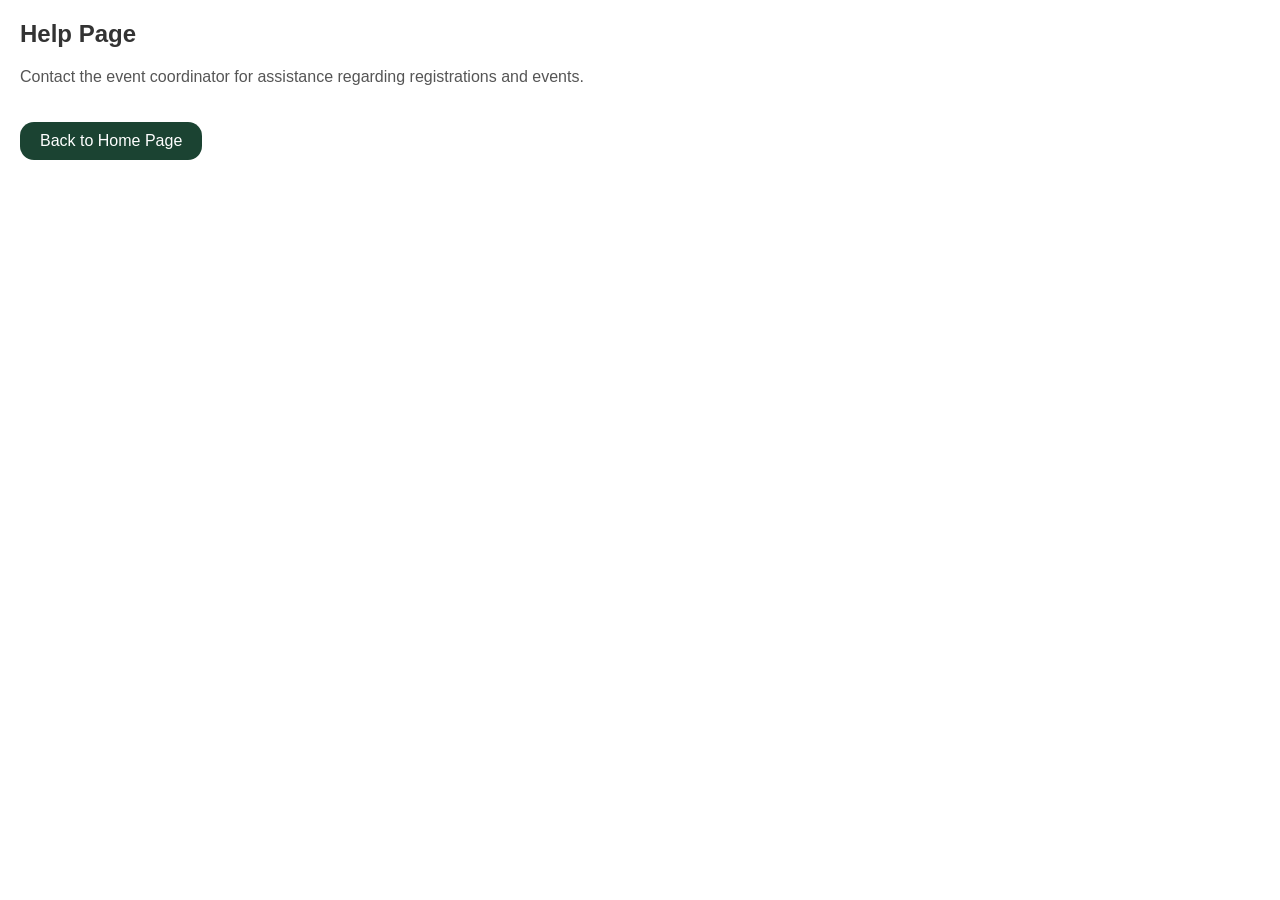
<file: HTML/help.html>
<!DOCTYPE html>
<html lang="en">

<head>
    <meta charset="UTF-8">
    <title>Help</title>
</head>

<style>
    body {
        font-family: Arial, sans-serif;
        margin: 20px;
    }

    h2 {
        color: #333;
    }

    p {
        font-size: 16px;
        color: #555;
    }

    button {
        background-color: #1b4332;
        color: #fff;
        border-radius: 14px;
        border: none;
        margin-top: 20px;
        padding: 10px 20px;
        font-size: 16px;
        cursor: pointer;
    }
</style>
<body>
    <h2>Help Page</h2>

    <p>
        Contact the event coordinator for assistance regarding registrations and events.
    </p>
    <button onclick="window.close()">Back to Home Page</button>
</body>

</html>
</file>
